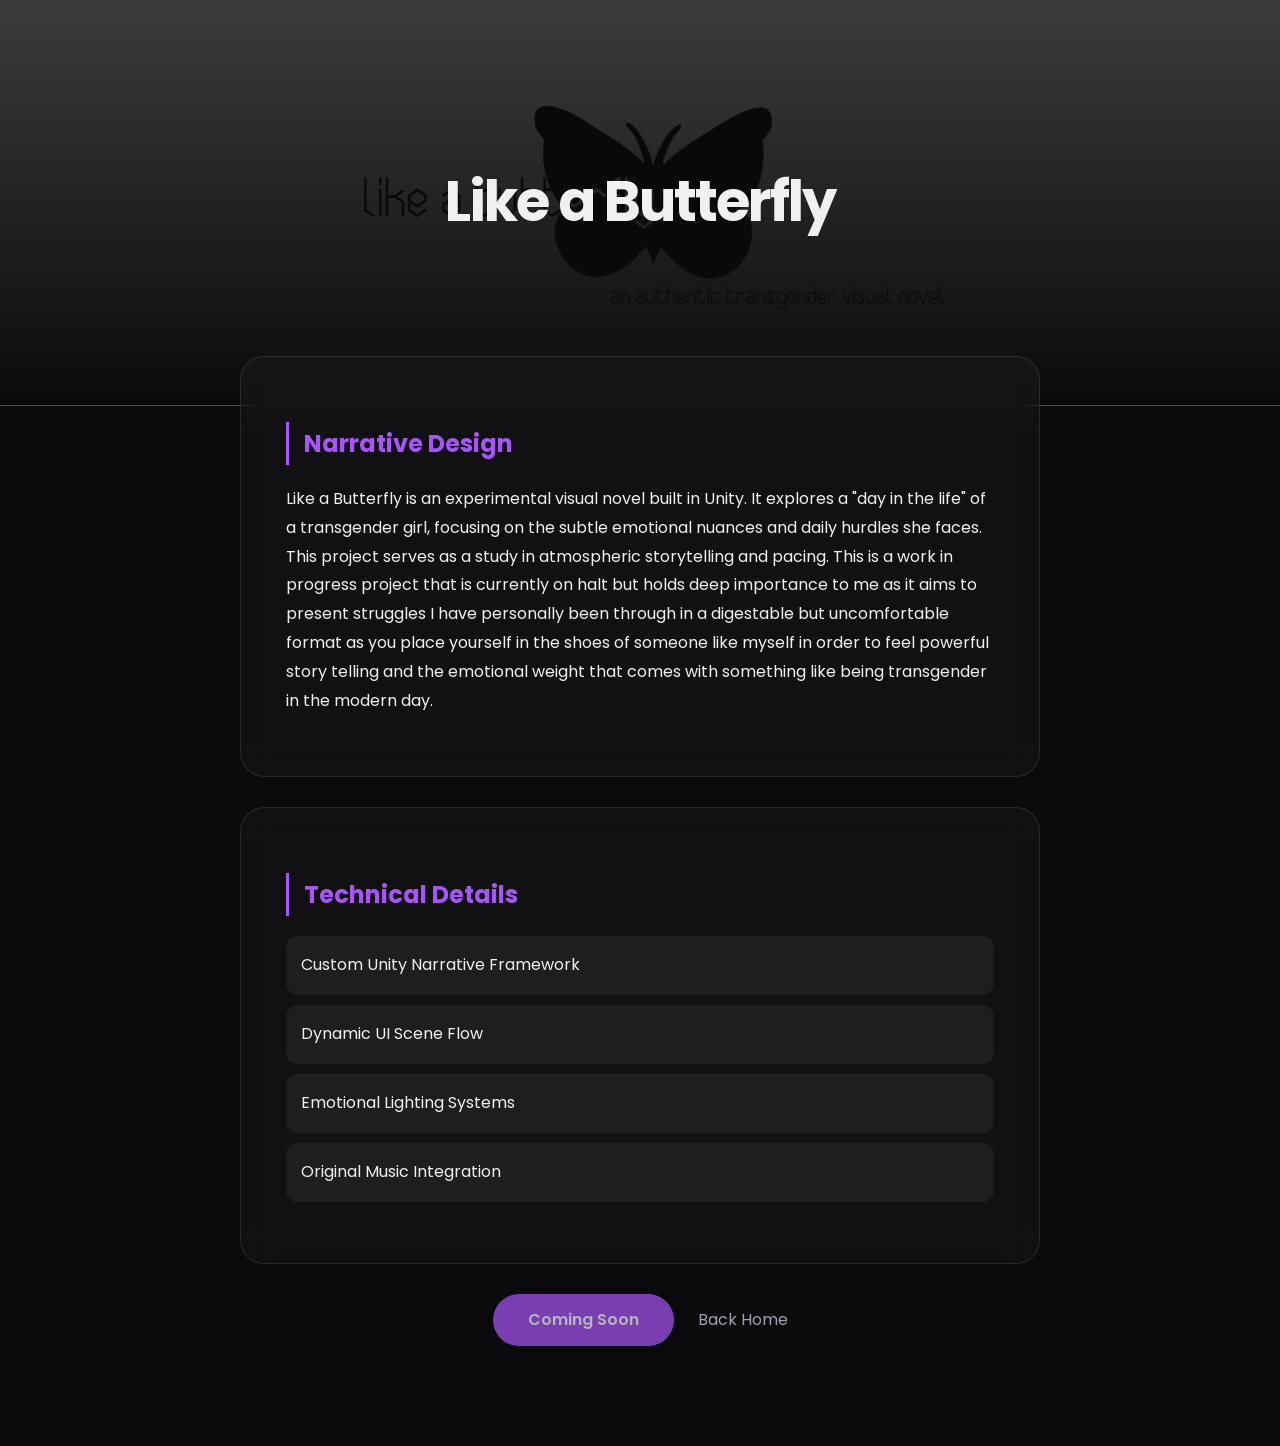
<file: project-butterfly.html>
<!DOCTYPE html>
<html lang="en">
<head>
<meta charset="UTF-8">
<meta name="viewport" content="width=device-width, initial-scale=1.0">
<title>Like a Butterfly | Project</title>
<link href="https://fonts.googleapis.com/css2?family=Poppins:wght@300;400;600&display=swap" rel="stylesheet">
<style>
:root { --bg: #0a0a0c; --card-bg: rgba(255, 255, 255, 0.03); --accent: #a855f7; --text-main: #f0f0f0; --text-dim: #a1a1aa; --glass-border: rgba(255, 255, 255, 0.1); }
body { font-family: 'Poppins', sans-serif; background: var(--bg); color: var(--text-main); margin: 0; line-height: 1.8; opacity: 0; animation: fadeIn 0.8s ease forwards; }
@keyframes fadeIn { to { opacity: 1; } }

header { 
    height: 45vh; display: flex; flex-direction: column; align-items: center; justify-content: center;
    background: linear-gradient(rgba(10,10,12,0.8), rgba(10,10,12,1)), url('LABANN2.png');
    background-size: cover; background-position: center; border-bottom: 1px solid var(--glass-border);
}
header h1 { font-size: 3.5rem; margin: 0; letter-spacing: -2px; }

.container { max-width: 800px; margin: -50px auto 100px; padding: 0 20px; }
section { background: var(--card-bg); border: 1px solid var(--glass-border); padding: 45px; border-radius: 24px; backdrop-filter: blur(15px); margin-bottom: 30px; }
h2 { color: var(--accent); font-size: 1.5rem; border-left: 3px solid var(--accent); padding-left: 15px; }

ul { padding: 0; list-style: none; }
ul li { background: rgba(255,255,255,0.05); padding: 15px; border-radius: 12px; margin-bottom: 10px; }

.btn { display: inline-block; padding: 12px 35px; background: var(--accent); color: white; border-radius: 30px; font-weight: 600; text-decoration: none; opacity: 0.7; cursor: not-allowed; }
</style>
</head>
<body>

<header>
    <h1>Like a Butterfly</h1>
</header>

<div class="container">
    <section>
        <h2>Narrative Design</h2>
        <p>Like a Butterfly is an experimental visual novel built in Unity. It explores a "day in the life" of a transgender girl, focusing on the subtle emotional nuances and daily hurdles she faces. This project serves as a study in atmospheric storytelling and pacing.
          This is a work in progress project that is currently on halt but holds deep importance to me as it aims to present struggles I have personally been through in a digestable but uncomfortable format as you place yourself in the shoes of someone like myself in order
          to feel powerful story telling and the emotional weight that comes with something like being transgender in the modern day.
        </p>
    </section>

    <section>
        <h2>Technical Details</h2>
        <ul>
            <li>Custom Unity Narrative Framework</li>
            <li>Dynamic UI Scene Flow</li>
            <li>Emotional Lighting Systems</li>
            <li>Original Music Integration</li>
        </ul>
    </section>

    <div style="text-align: center;">
        <span class="btn">Coming Soon</span>
        <a href="index.html" style="color: var(--text-dim); margin-left: 20px; text-decoration: none;">Back Home</a>
    </div>
</div>

</body>
</html>
</file>
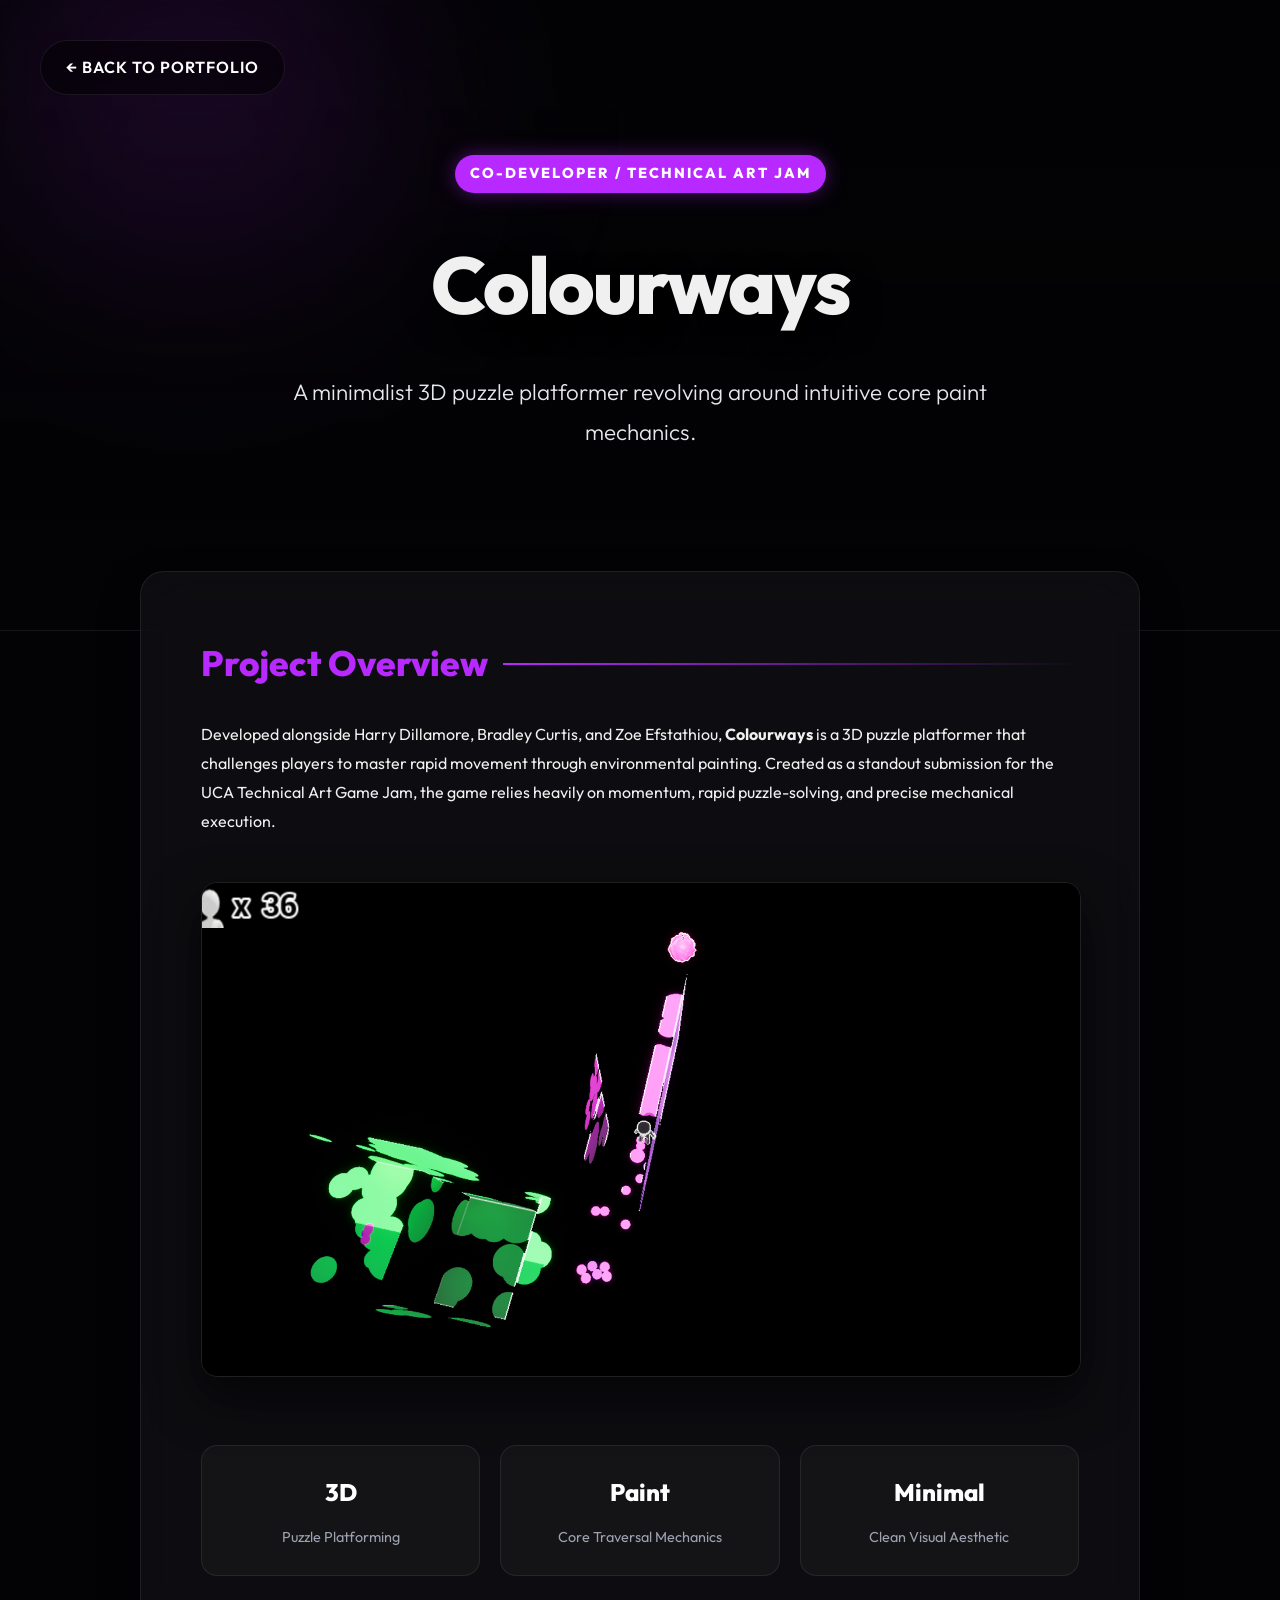
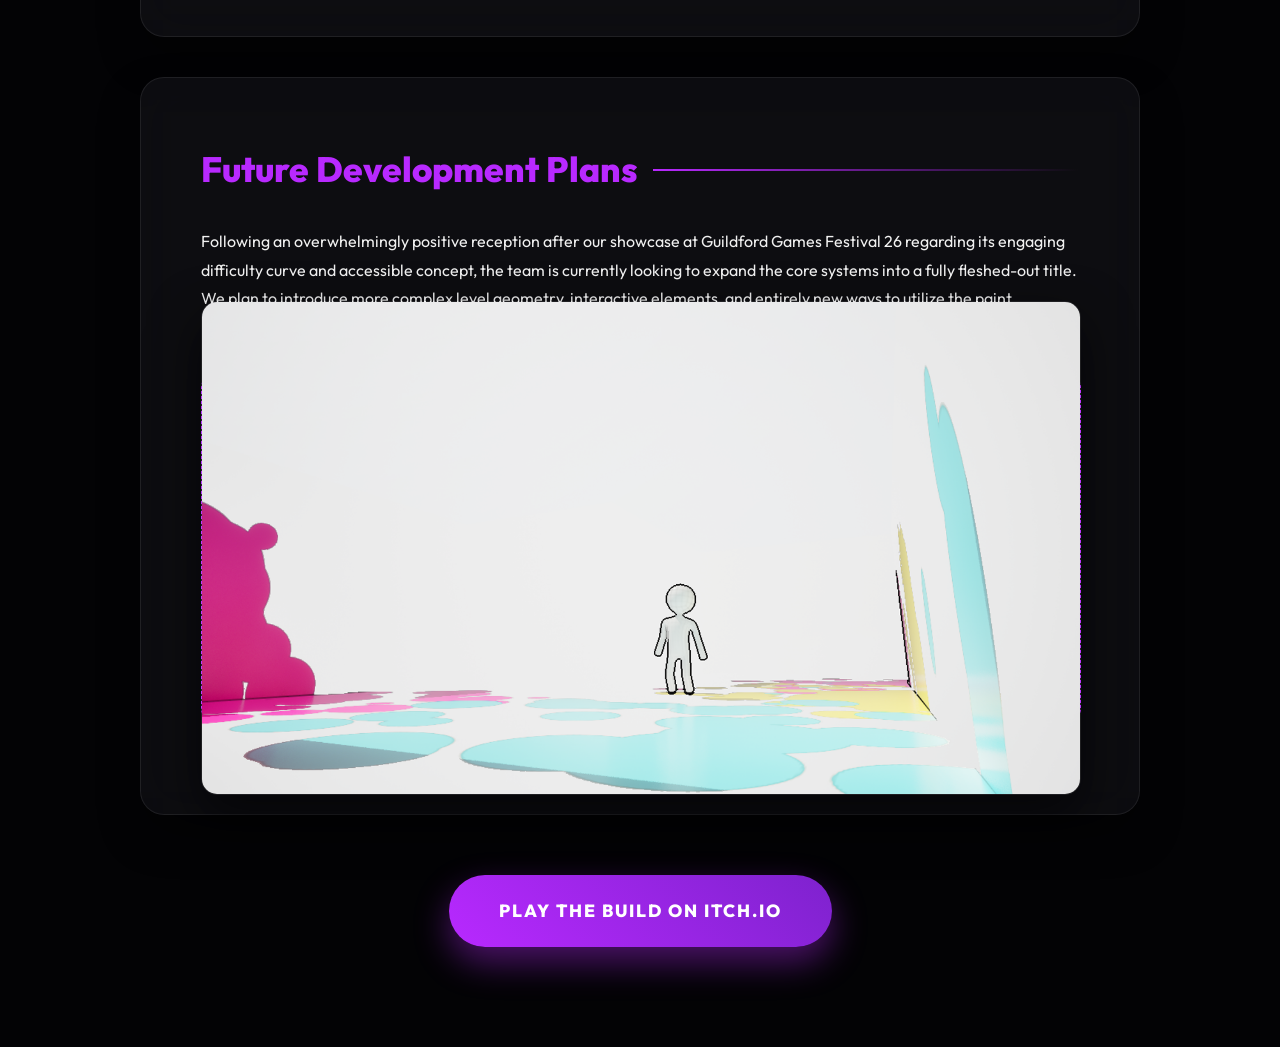
<file: project-colorways.html>
<!DOCTYPE html>
<html lang="en">
<head>
<meta charset="UTF-8">
<meta name="viewport" content="width=device-width, initial-scale=1.0">
<title>Colourways | Project</title>
<link href="https://fonts.googleapis.com/css2?family=Outfit:wght@300;400;600;800&family=Poppins:wght@300;400;600&display=swap" rel="stylesheet">
<style>
/* UNIFIED CSS FROM WITHIN TIME */
:root {
  --bg: #030305;
  --card-bg: rgba(20, 20, 25, 0.6);
  --accent: #b829ff;
  --accent-glow: rgba(184, 41, 255, 0.4);
  --text-main: #f0f0f0;
  --text-dim: #9ca3af;
  --glass-border: rgba(255, 255, 255, 0.08);
}

body {
  font-family: 'Outfit', sans-serif;
  margin:0; padding:0; background: var(--bg); color: var(--text-main); line-height: 1.8;
  opacity: 0; animation: fadeIn 0.8s ease forwards;
}
body::before {
  content: ''; position: fixed; top: -10%; left: -10%; width: 50%; height: 50%;
  background: radial-gradient(circle, var(--accent-glow) 0%, transparent 70%); z-index: -1; filter: blur(100px);
}
@keyframes fadeIn { to { opacity: 1; } }

/* Cinematic Header */
header {
  height: 70vh; display: flex; flex-direction: column; align-items: center; justify-content: center;
  /* Add a screenshot from the game as the background URL here */
  background: linear-gradient(to bottom, rgba(3,3,5,0.4), rgba(3,3,5,1)), url('https://img.itch.zone/aW1nLzE1MDU2Mjc1LnBuZw==/original/H3eQ7V.png');
  background-size: cover; background-position: center; border-bottom: 1px solid var(--glass-border); text-align: center; position: relative;
}
.role-badge { background: var(--accent); color: #fff; padding: 6px 15px; border-radius: 20px; font-weight: 800; font-size: 0.9rem; letter-spacing: 2px; text-transform: uppercase; margin-bottom: 20px; box-shadow: 0 0 20px var(--accent-glow); }
header h1 { font-size: 5rem; font-weight: 800; margin: 0; letter-spacing: -2px; text-shadow: 0 10px 30px rgba(0,0,0,0.8); }
header p.subtitle { font-size: 1.4rem; font-weight: 300; color: #e5e7eb; max-width: 800px; margin-top: 15px; }

.back-btn {
  position: absolute; top: 40px; left: 40px; background: rgba(0,0,0,0.5); backdrop-filter: blur(10px);
  border: 1px solid var(--glass-border); padding: 12px 25px; border-radius: 30px; font-weight: 600; text-transform: uppercase; letter-spacing: 1px; transition: 0.3s; color: #fff; text-decoration: none; z-index: 10;
}
.back-btn:hover { background: #fff; color: #000; transform: translateX(-5px); }

.container { max-width: 1000px; margin: -60px auto 100px; padding: 0 20px; position: relative; z-index: 2; }
section { background: var(--card-bg); border: 1px solid var(--glass-border); padding: 60px; border-radius: 24px; backdrop-filter: blur(25px); margin-bottom: 40px; box-shadow: 0 20px 40px rgba(0,0,0,0.4); }
h2 { color: var(--accent); font-size: 2.2rem; font-weight: 800; margin-top: 0; margin-bottom: 25px; display: flex; align-items: center; gap: 15px; }
h2::after { content: ''; height: 2px; flex-grow: 1; background: linear-gradient(90deg, var(--accent), transparent); }

.project-image { width: 100%; border-radius: 16px; margin: 30px 0; border: 1px solid var(--glass-border); box-shadow: 0 20px 50px rgba(0,0,0,0.6); }

/* Feature Grid */
.feature-grid { display: grid; grid-template-columns: repeat(3, 1fr); gap: 20px; margin-top: 30px; }
.feature-box { background: rgba(255,255,255,0.03); padding: 25px; border-radius: 16px; border: 1px solid var(--glass-border); text-align: center; transition: 0.3s; }
.feature-box:hover { transform: translateY(-5px); border-color: var(--accent); background: rgba(184,41,255,0.05); }
.feature-box h3 { color: #fff; font-size: 1.5rem; margin: 0 0 10px; font-weight: 800; }
.feature-box p { color: var(--text-dim); margin: 0; font-size: 0.9rem; }

.footer-actions { text-align: center; margin-top: 60px; }
.btn-steam { display: inline-block; padding: 20px 50px; background: linear-gradient(45deg, var(--accent), #7e22ce); color: white; border-radius: 40px; font-weight: 800; font-size: 1.1rem; text-decoration: none; text-transform: uppercase; letter-spacing: 2px; transition: 0.4s; box-shadow: 0 15px 35px var(--accent-glow); }
.btn-steam:hover { transform: translateY(-5px) scale(1.02); box-shadow: 0 20px 45px var(--accent-glow); }
</style>
</head>
<body>

<header>
    <a href="index.html" class="back-btn">← Back to Portfolio</a>
    <div class="role-badge">Co-Developer / Technical Art Jam</div>
    <h1>Colourways</h1>
    <p class="subtitle">A minimalist 3D puzzle platformer revolving around intuitive core paint mechanics.</p>
</header>

<div class="container">
    <section>
        <h2>Project Overview</h2>
        <p>Developed alongside Harry Dillamore, Bradley Curtis, and Zoe Efstathiou, <strong>Colourways</strong> is a 3D puzzle platformer that challenges players to master rapid movement through environmental painting. Created as a standout submission for the UCA Technical Art Game Jam, the game relies heavily on momentum, rapid puzzle-solving, and precise mechanical execution.</p>
        
        <img src="cwah2.png" alt="Colourways Gameplay" class="project-image">
        
        <div class="feature-grid">
            <div class="feature-box"><h3>3D</h3><p>Puzzle Platforming</p></div>
            <div class="feature-box"><h3>Paint</h3><p>Core Traversal Mechanics</p></div>
            <div class="feature-box"><h3>Minimal</h3><p>Clean Visual Aesthetic</p></div>
        </div>
    </section>

    <section>
        <h2>Future Development Plans</h2>
        <p>Following an overwhelmingly positive reception after our showcase at Guildford Games Festival 26 regarding its engaging difficulty curve and accessible concept, the team is currently looking to expand the core systems into a fully fleshed-out title. We plan to introduce more complex level geometry, interactive elements, and entirely new ways to utilize the paint mechanics in 3D space.</p>
        
        <div style="width: 100%; height: 350px; background: rgba(255,255,255,0.05); border-radius: 16px; margin: 30px 0; border: 1px dashed var(--accent); display: flex; align-items: center; justify-content: center; color: var(--text-dim);">
            <img src="cwah3.png" alt="Colourways Gameplay" class="project-image">
        </div>
    </section>

    <div class="footer-actions">
        <a href="https://harry-dillamore.itch.io/colorways" target="_blank" class="btn-steam">Play the Build on Itch.io</a>
    </div>
</div>

</body>
</html>
</file>
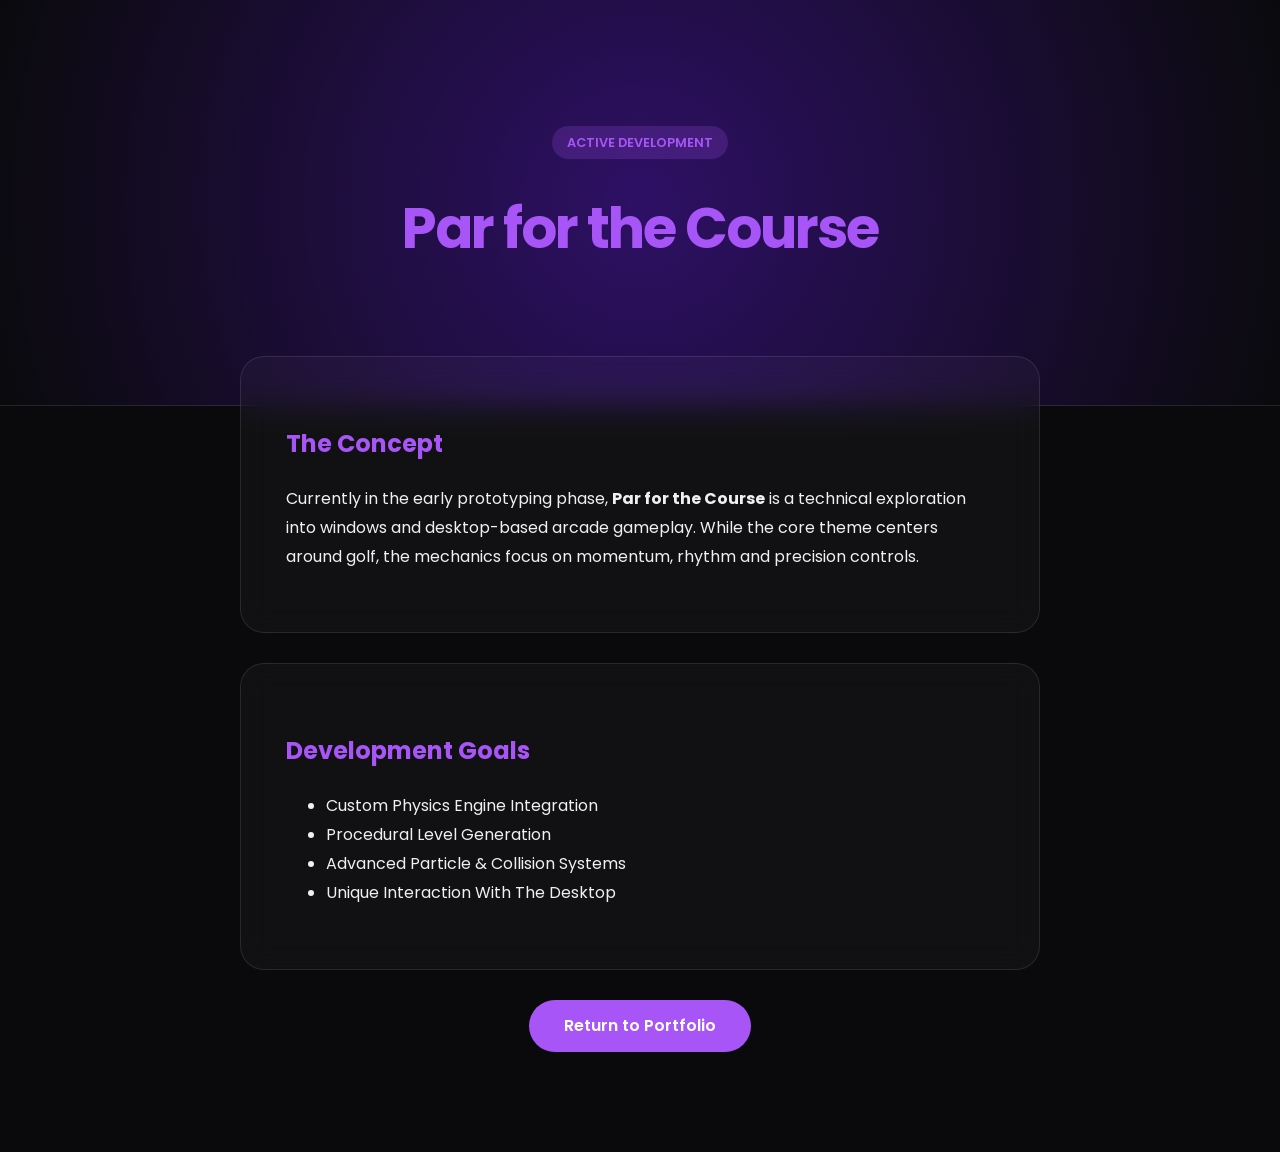
<file: project-par.html>
<!DOCTYPE html>
<html lang="en">
<head>
<meta charset="UTF-8">
<meta name="viewport" content="width=device-width, initial-scale=1.0">
<title>Par for the Course | Project</title>
<link href="https://fonts.googleapis.com/css2?family=Poppins:wght@300;400;600&display=swap" rel="stylesheet">
<style>
:root { --bg: #0a0a0c; --card-bg: rgba(255, 255, 255, 0.03); --accent: #a855f7; --text-main: #f0f0f0; --text-dim: #a1a1aa; --glass-border: rgba(255, 255, 255, 0.1); }
body { font-family: 'Poppins', sans-serif; background: var(--bg); color: var(--text-main); margin: 0; line-height: 1.8; opacity: 0; animation: fadeIn 0.8s ease forwards; }
@keyframes fadeIn { to { opacity: 1; } }

header { 
    height: 45vh; display: flex; flex-direction: column; align-items: center; justify-content: center;
    background: radial-gradient(circle at center, #2e1065 0%, #0a0a0c 100%);
    border-bottom: 1px solid var(--glass-border);
}
header h1 { font-size: 3.5rem; margin: 0; letter-spacing: -2px; color: var(--accent); }

.container { max-width: 800px; margin: -50px auto 100px; padding: 0 20px; }
section { background: var(--card-bg); border: 1px solid var(--glass-border); padding: 45px; border-radius: 24px; backdrop-filter: blur(15px); margin-bottom: 30px; }
h2 { color: var(--accent); font-size: 1.5rem; }

.status-tag { display: inline-block; padding: 5px 15px; background: rgba(168, 85, 247, 0.2); color: var(--accent); border-radius: 20px; font-size: 0.8rem; font-weight: 600; margin-bottom: 20px; }
</style>
</head>
<body>

<header>
    <div class="status-tag">ACTIVE DEVELOPMENT</div>
    <h1>Par for the Course</h1>
</header>

<div class="container">
    <section>
        <h2>The Concept</h2>
        <p>Currently in the early prototyping phase, <strong>Par for the Course</strong> is a technical exploration into windows and desktop-based arcade gameplay. While the core theme centers around golf, the mechanics focus on momentum, rhythm and precision controls.</p>
    </section>

    <section>
        <h2>Development Goals</h2>
        <ul>
            <li>Custom Physics Engine Integration</li>
            <li>Procedural Level Generation</li>
            <li>Advanced Particle & Collision Systems</li>
            <li>Unique Interaction With The Desktop</li>
        </ul>
    </section>

    <div style="text-align: center;">
        <a href="index.html" style="display: inline-block; padding: 12px 35px; background: var(--accent); color: white; border-radius: 30px; font-weight: 600; text-decoration: none;">Return to Portfolio</a>
    </div>
</div>

</body>
</html>
</file>
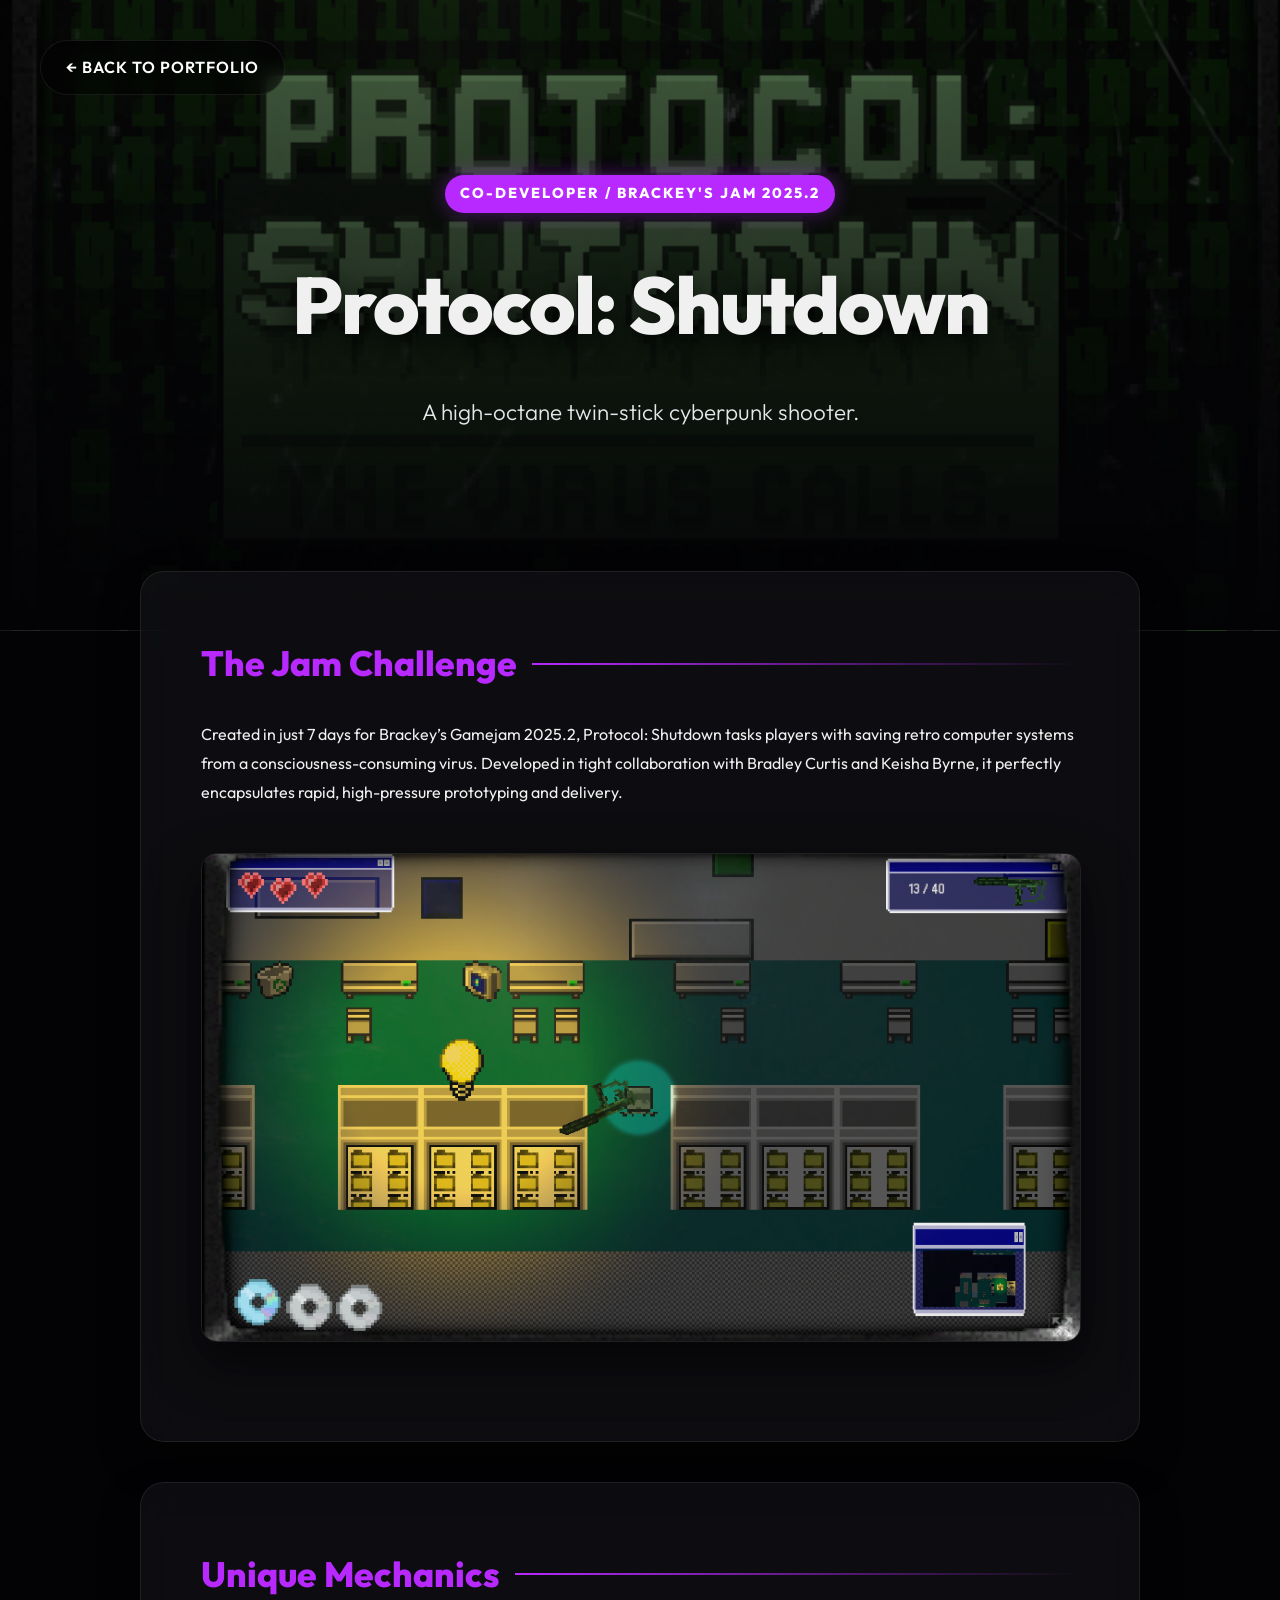
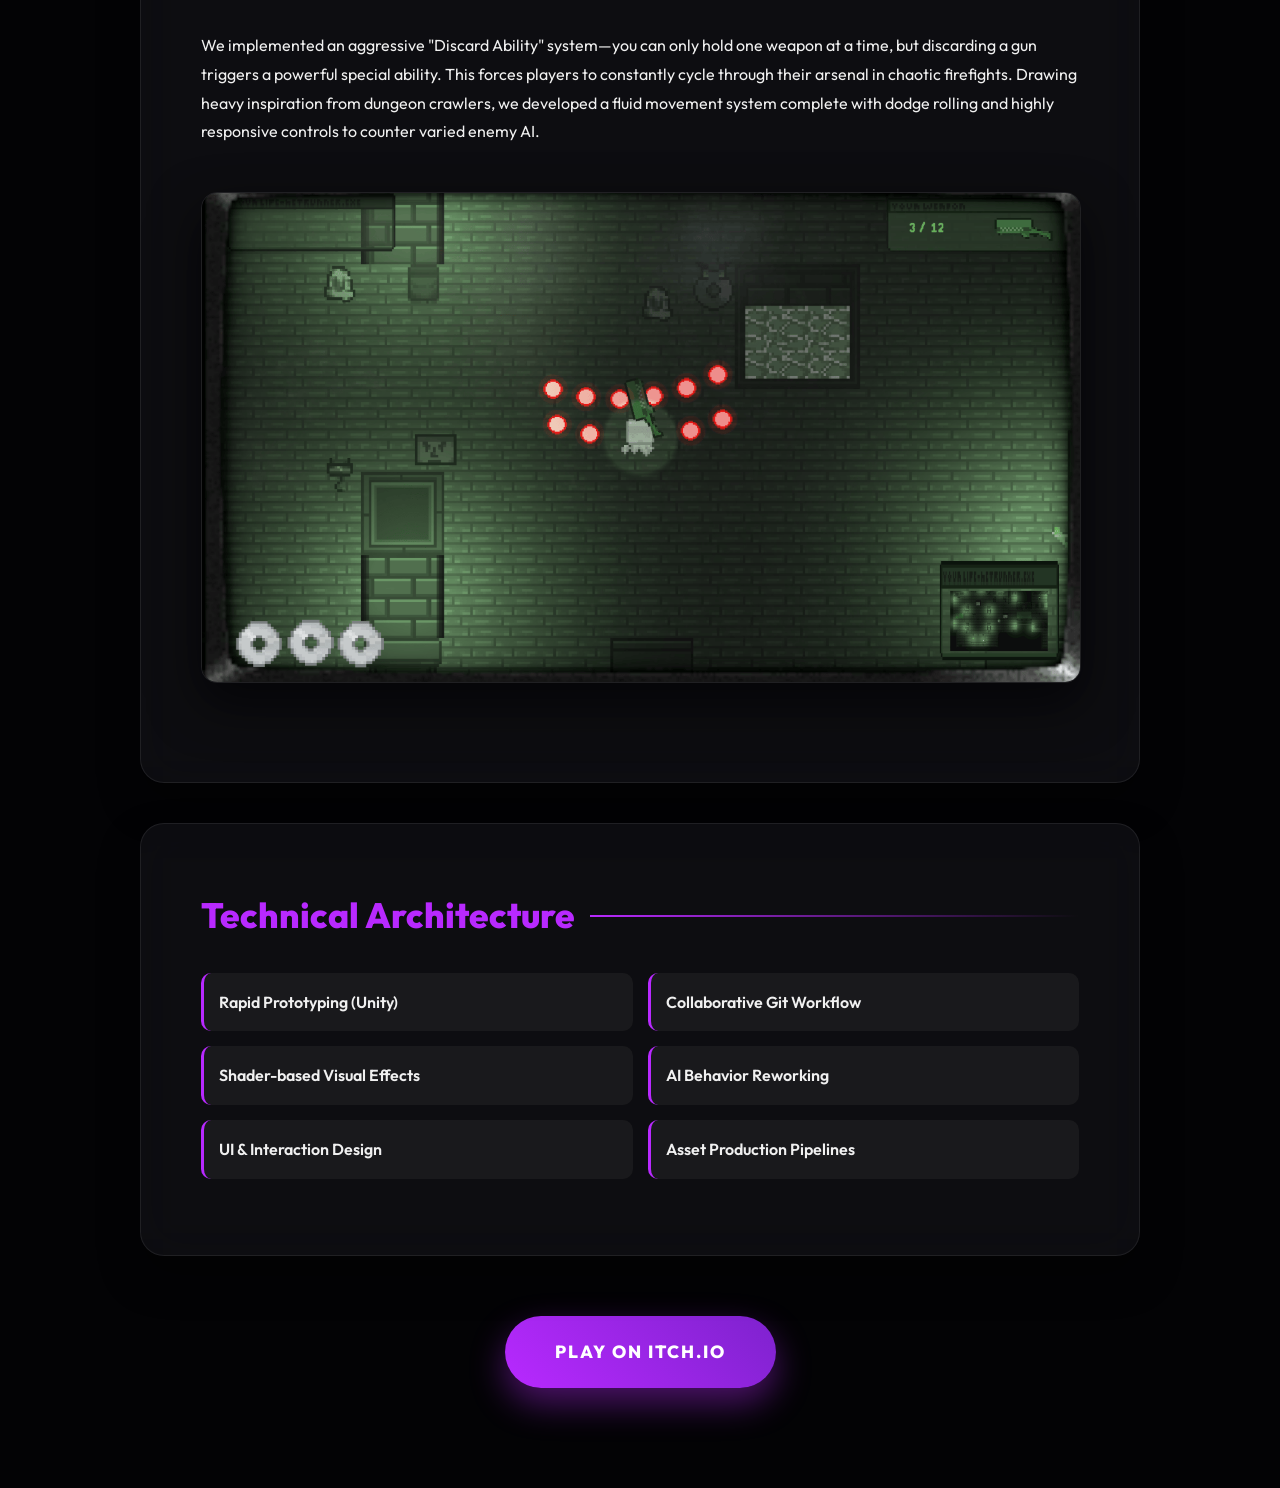
<file: project-protocol.html>
<!DOCTYPE html>
<html lang="en">
<head>
<meta charset="UTF-8">
<meta name="viewport" content="width=device-width, initial-scale=1.0">
<title>Protocol: Shutdown | Project</title>
<link href="https://fonts.googleapis.com/css2?family=Outfit:wght@300;400;600;800&family=Poppins:wght@300;400;600&display=swap" rel="stylesheet">
<style>
/* UNIFIED CSS FROM WITHIN TIME */
:root {
  --bg: #030305;
  --card-bg: rgba(20, 20, 25, 0.6);
  --accent: #b829ff;
  --accent-glow: rgba(184, 41, 255, 0.4);
  --text-main: #f0f0f0;
  --text-dim: #9ca3af;
  --glass-border: rgba(255, 255, 255, 0.08);
}

body {
  font-family: 'Outfit', sans-serif;
  margin:0; padding:0; background: var(--bg); color: var(--text-main); line-height: 1.8;
  opacity: 0; animation: fadeIn 0.8s ease forwards;
}
body::before {
  content: ''; position: fixed; top: -10%; left: -10%; width: 50%; height: 50%;
  background: radial-gradient(circle, var(--accent-glow) 0%, transparent 70%); z-index: -1; filter: blur(100px);
}
@keyframes fadeIn { to { opacity: 1; } }

/* Cinematic Header */
header {
  height: 70vh; display: flex; flex-direction: column; align-items: center; justify-content: center;
  background: linear-gradient(to bottom, rgba(3,3,5,0.4), rgba(3,3,5,1)), url('coverart2.png');
  background-size: cover; background-position: center; border-bottom: 1px solid var(--glass-border); text-align: center; position: relative;
}
.role-badge { background: var(--accent); color: #fff; padding: 6px 15px; border-radius: 20px; font-weight: 800; font-size: 0.9rem; letter-spacing: 2px; text-transform: uppercase; margin-bottom: 20px; box-shadow: 0 0 20px var(--accent-glow); }
header h1 { font-size: 5rem; font-weight: 800; margin: 0; letter-spacing: -2px; text-shadow: 0 10px 30px rgba(0,0,0,0.8); }
header p.subtitle { font-size: 1.4rem; font-weight: 300; color: #e5e7eb; max-width: 800px; margin-top: 15px; }

.back-btn {
  position: absolute; top: 40px; left: 40px; background: rgba(0,0,0,0.5); backdrop-filter: blur(10px);
  border: 1px solid var(--glass-border); padding: 12px 25px; border-radius: 30px; font-weight: 600; text-transform: uppercase; letter-spacing: 1px; transition: 0.3s; color: #fff; text-decoration: none; z-index: 10;
}
.back-btn:hover { background: #fff; color: #000; transform: translateX(-5px); }

.container { max-width: 1000px; margin: -60px auto 100px; padding: 0 20px; position: relative; z-index: 2; }
section { background: var(--card-bg); border: 1px solid var(--glass-border); padding: 60px; border-radius: 24px; backdrop-filter: blur(25px); margin-bottom: 40px; box-shadow: 0 20px 40px rgba(0,0,0,0.4); }
h2 { color: var(--accent); font-size: 2.2rem; font-weight: 800; margin-top: 0; margin-bottom: 25px; display: flex; align-items: center; gap: 15px; }
h2::after { content: ''; height: 2px; flex-grow: 1; background: linear-gradient(90deg, var(--accent), transparent); }

.project-image { width: 100%; border-radius: 16px; margin: 30px 0; border: 1px solid var(--glass-border); box-shadow: 0 20px 50px rgba(0,0,0,0.6); }

/* Unified list for features */
ul { padding: 0; list-style: none; display: grid; grid-template-columns: 1fr 1fr; gap: 15px; }
ul li { background: rgba(255,255,255,0.05); padding: 15px; border-radius: 10px; border-left: 3px solid var(--accent); font-weight: 600; }

.footer-actions { text-align: center; margin-top: 60px; }
.btn-steam { display: inline-block; padding: 20px 50px; background: linear-gradient(45deg, var(--accent), #7e22ce); color: white; border-radius: 40px; font-weight: 800; font-size: 1.1rem; text-decoration: none; text-transform: uppercase; letter-spacing: 2px; transition: 0.4s; box-shadow: 0 15px 35px var(--accent-glow); }
.btn-steam:hover { transform: translateY(-5px) scale(1.02); box-shadow: 0 20px 45px var(--accent-glow); }
</style>
</head>
<body>

<header>
    <a href="index.html" class="back-btn">← Back to Portfolio</a>
    <div class="role-badge">Co-Developer / Brackey's Jam 2025.2</div>
    <h1>Protocol: Shutdown</h1>
    <p class="subtitle">A high-octane twin-stick cyberpunk shooter.</p>
</header>

<div class="container">
    <section>
        <h2>The Jam Challenge</h2>
        <p>Created in just 7 days for Brackey’s Gamejam 2025.2, Protocol: Shutdown tasks players with saving retro computer systems from a consciousness-consuming virus. Developed in tight collaboration with Bradley Curtis and Keisha Byrne, it perfectly encapsulates rapid, high-pressure prototyping and delivery.</p>
        <img src="pshutdownimage1.png" alt="Action" class="project-image">
    </section>

    <section>
        <h2>Unique Mechanics</h2>
        <p>We implemented an aggressive "Discard Ability" system—you can only hold one weapon at a time, but discarding a gun triggers a powerful special ability. This forces players to constantly cycle through their arsenal in chaotic firefights. Drawing heavy inspiration from dungeon crawlers, we developed a fluid movement system complete with dodge rolling and highly responsive controls to counter varied enemy AI.</p>
        <img src="pshutdownimage2.png" alt="Boss Fight" class="project-image">
    </section>

    <section>
        <h2>Technical Architecture</h2>
        <ul>
            <li>Rapid Prototyping (Unity)</li>
            <li>Collaborative Git Workflow</li>
            <li>Shader-based Visual Effects</li>
            <li>AI Behavior Reworking</li>
            <li>UI & Interaction Design</li>
            <li>Asset Production Pipelines</li>
        </ul>
    </section>

    <div class="footer-actions">
        <a href="https://bradleycurtis.itch.io/protocolshutdown" target="_blank" class="btn-steam">Play on Itch.io</a>
    </div>
</div>

</body>
</html>
</file>
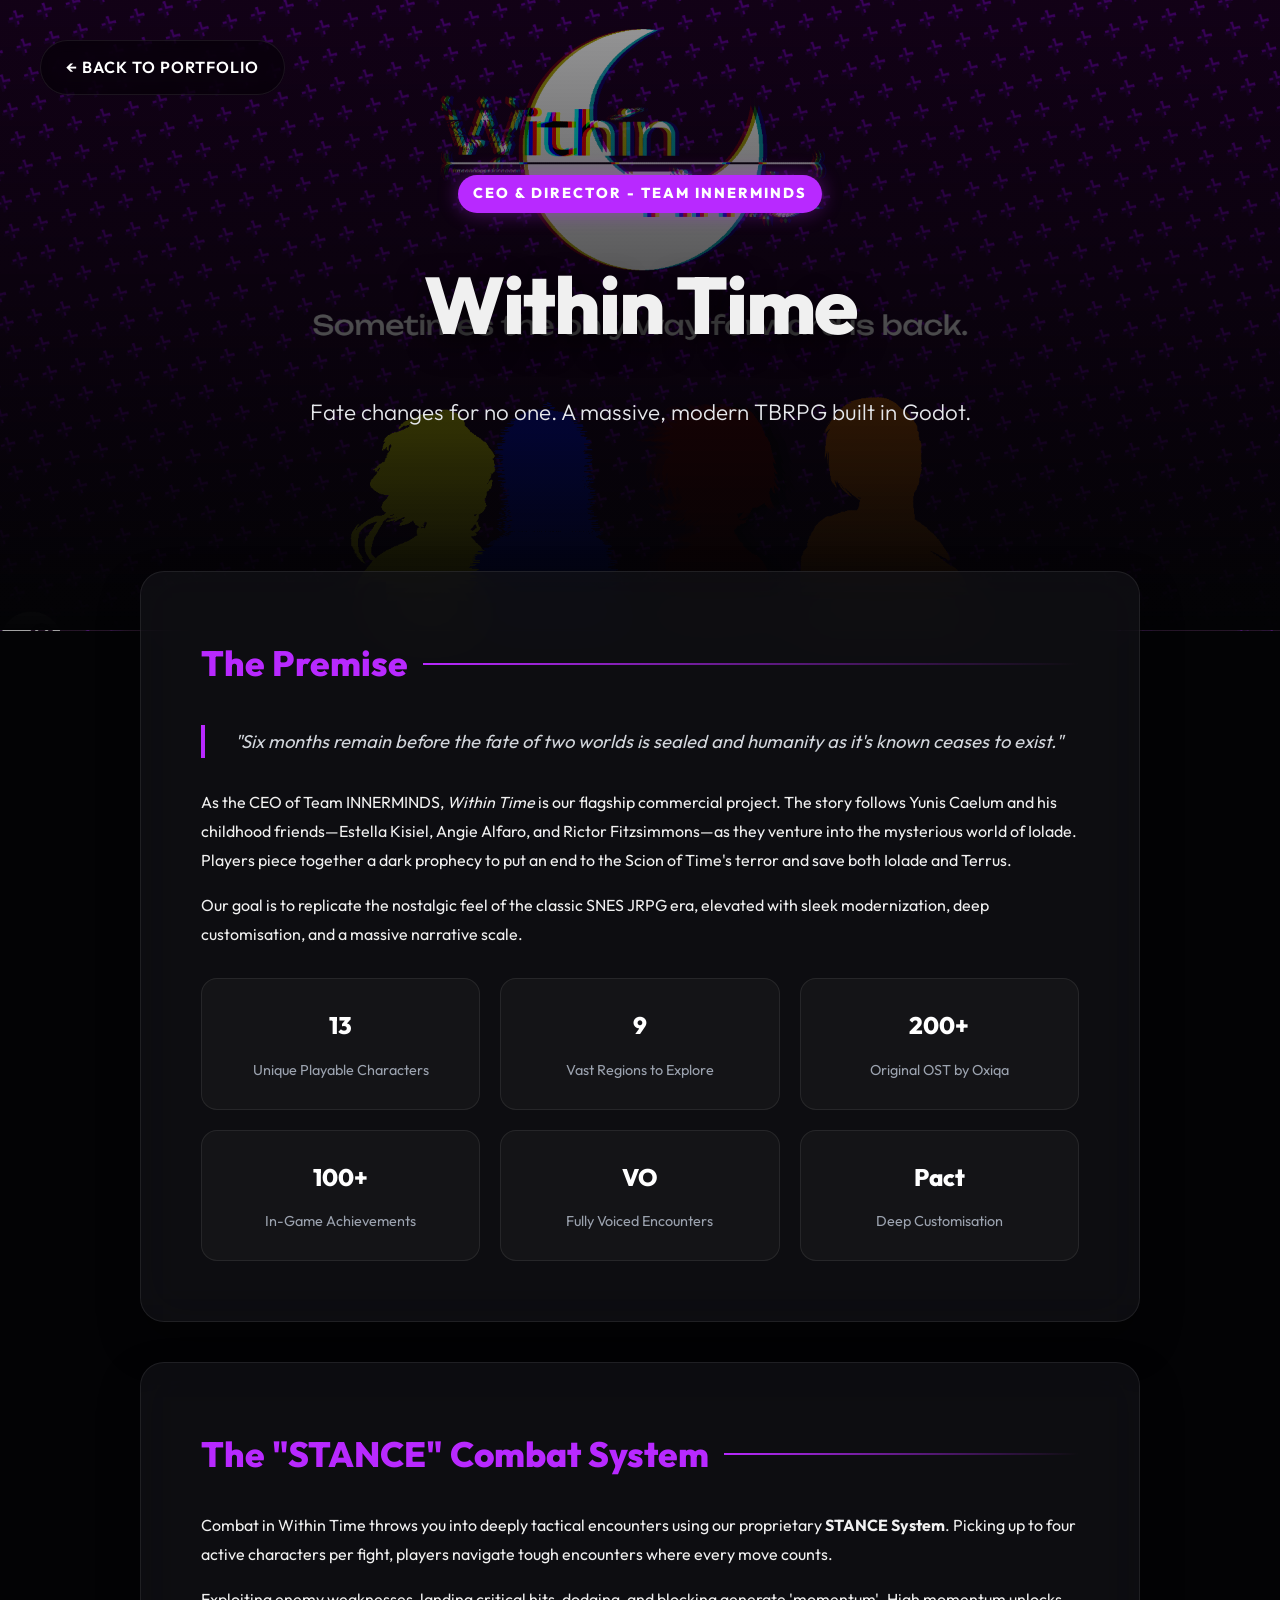
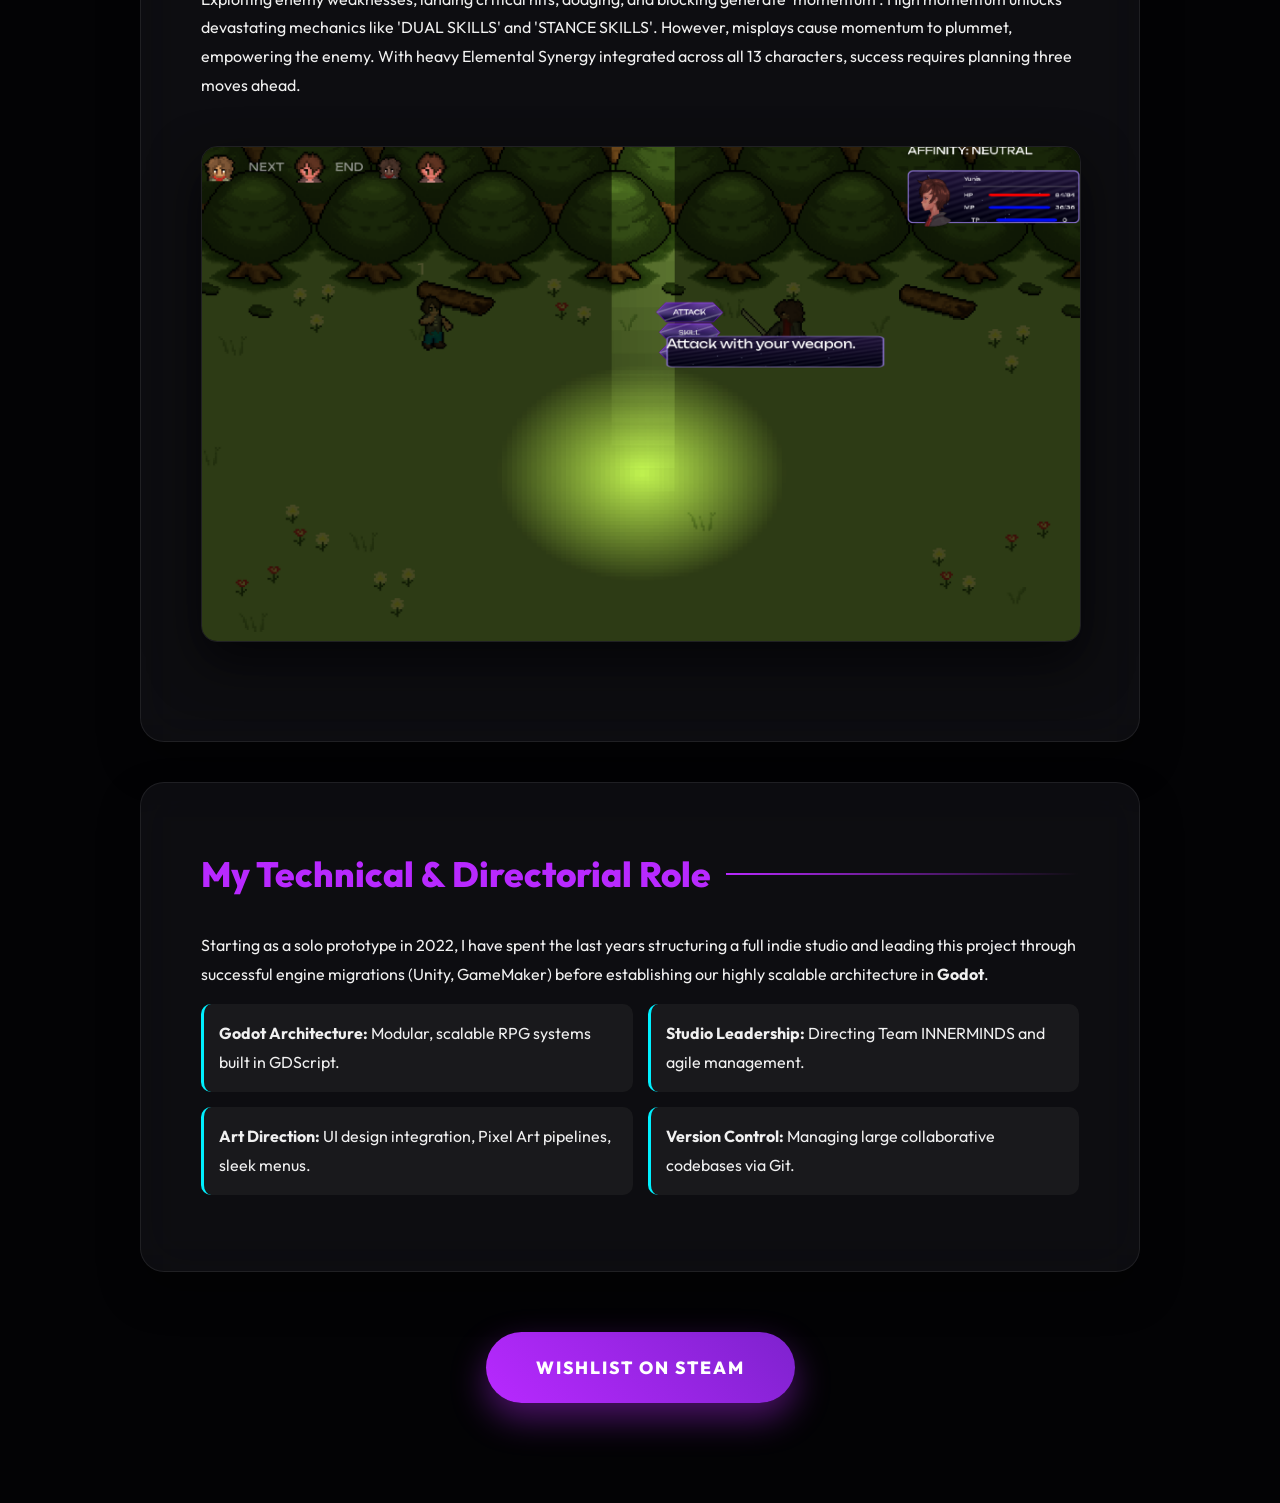
<file: project-within-time.html>
<!DOCTYPE html>
<html lang="en">
<head>
<meta charset="UTF-8">
<meta name="viewport" content="width=device-width, initial-scale=1.0">
<title>Within Time | Team INNERMINDS</title>
<link href="https://fonts.googleapis.com/css2?family=Outfit:wght@300;400;600;800&family=Poppins:wght@300;400;600&display=swap" rel="stylesheet">
<style>
:root {
  --bg: #030305;
  --card-bg: rgba(20, 20, 25, 0.6);
  --accent: #b829ff;
  --accent-glow: rgba(184, 41, 255, 0.4);
  --text-main: #f0f0f0;
  --text-dim: #9ca3af;
  --glass-border: rgba(255, 255, 255, 0.08);
}

body {
  font-family: 'Outfit', sans-serif;
  margin:0; padding:0; background: var(--bg); color: var(--text-main); line-height: 1.8;
  opacity: 0; animation: fadeIn 0.8s ease forwards;
}
body::before {
  content: ''; position: fixed; top: -10%; left: -10%; width: 50%; height: 50%;
  background: radial-gradient(circle, var(--accent-glow) 0%, transparent 70%); z-index: -1; filter: blur(100px);
}
@keyframes fadeIn { to { opacity: 1; } }

/* Cinematic Header */
header {
  height: 70vh; display: flex; flex-direction: column; align-items: center; justify-content: center;
  background: linear-gradient(to bottom, rgba(3,3,5,0.4), rgba(3,3,5,1)), url('timeforanewera.png');
  background-size: cover; background-position: center; border-bottom: 1px solid var(--glass-border); text-align: center; position: relative;
}
.role-badge { background: var(--accent); color: #fff; padding: 6px 15px; border-radius: 20px; font-weight: 800; font-size: 0.9rem; letter-spacing: 2px; text-transform: uppercase; margin-bottom: 20px; box-shadow: 0 0 20px var(--accent-glow); }
header h1 { font-size: 5rem; font-weight: 800; margin: 0; letter-spacing: -2px; text-shadow: 0 10px 30px rgba(0,0,0,0.8); }
header p.subtitle { font-size: 1.4rem; font-weight: 300; color: #e5e7eb; max-width: 800px; margin-top: 15px; }

.back-btn {
  position: absolute; top: 40px; left: 40px; background: rgba(0,0,0,0.5); backdrop-filter: blur(10px);
  border: 1px solid var(--glass-border); padding: 12px 25px; border-radius: 30px; font-weight: 600; text-transform: uppercase; letter-spacing: 1px; transition: 0.3s; color: #fff; text-decoration: none; z-index: 10;
}
.back-btn:hover { background: #fff; color: #000; transform: translateX(-5px); }

.container { max-width: 1000px; margin: -60px auto 100px; padding: 0 20px; position: relative; z-index: 2; }
section { background: var(--card-bg); border: 1px solid var(--glass-border); padding: 60px; border-radius: 24px; backdrop-filter: blur(25px); margin-bottom: 40px; box-shadow: 0 20px 40px rgba(0,0,0,0.4); }
h2 { color: var(--accent); font-size: 2.2rem; font-weight: 800; margin-top: 0; margin-bottom: 25px; display: flex; align-items: center; gap: 15px; }
h2::after { content: ''; height: 2px; flex-grow: 1; background: linear-gradient(90deg, var(--accent), transparent); }

.project-image { width: 100%; border-radius: 16px; margin: 30px 0; border: 1px solid var(--glass-border); box-shadow: 0 20px 50px rgba(0,0,0,0.6); }

/* Feature Grid extracted from website */
.feature-grid { display: grid; grid-template-columns: repeat(3, 1fr); gap: 20px; margin-top: 30px; }
.feature-box { background: rgba(255,255,255,0.03); padding: 25px; border-radius: 16px; border: 1px solid var(--glass-border); text-align: center; transition: 0.3s; }
.feature-box:hover { transform: translateY(-5px); border-color: var(--accent); background: rgba(184,41,255,0.05); }
.feature-box h3 { color: #fff; font-size: 1.5rem; margin: 0 0 10px; font-weight: 800; }
.feature-box p { color: var(--text-dim); margin: 0; font-size: 0.9rem; }

.story-box { border-left: 4px solid var(--accent); padding-left: 30px; margin: 30px 0; }
.story-box p { font-size: 1.15rem; font-style: italic; color: #d1d5db; }

.footer-actions { text-align: center; margin-top: 60px; }
.btn-steam { display: inline-block; padding: 20px 50px; background: linear-gradient(45deg, var(--accent), #7e22ce); color: white; border-radius: 40px; font-weight: 800; font-size: 1.1rem; text-decoration: none; text-transform: uppercase; letter-spacing: 2px; transition: 0.4s; box-shadow: 0 15px 35px var(--accent-glow); }
.btn-steam:hover { transform: translateY(-5px) scale(1.02); box-shadow: 0 20px 45px var(--accent-glow); }
</style>
</head>
<body>

<header>
    <a href="index.html" class="back-btn">← Back to Portfolio</a>
    <div class="role-badge">CEO & Director - Team INNERMINDS</div>
    <h1>Within Time</h1>
    <p class="subtitle">Fate changes for no one. A massive, modern TBRPG built in Godot.</p>
</header>

<div class="container">
    <section>
        <h2>The Premise</h2>
        <div class="story-box">
            <p>"Six months remain before the fate of two worlds is sealed and humanity as it's known ceases to exist."</p>
        </div>
        <p>As the CEO of Team INNERMINDS, <em>Within Time</em> is our flagship commercial project. The story follows Yunis Caelum and his childhood friends—Estella Kisiel, Angie Alfaro, and Rictor Fitzsimmons—as they venture into the mysterious world of Iolade. Players piece together a dark prophecy to put an end to the Scion of Time's terror and save both Iolade and Terrus.</p>
        <p>Our goal is to replicate the nostalgic feel of the classic SNES JRPG era, elevated with sleek modernization, deep customisation, and a massive narrative scale.</p>
        
        <div class="feature-grid">
            <div class="feature-box"><h3>13</h3><p>Unique Playable Characters</p></div>
            <div class="feature-box"><h3>9</h3><p>Vast Regions to Explore</p></div>
            <div class="feature-box"><h3>200+</h3><p>Original OST by Oxiqa</p></div>
            <div class="feature-box"><h3>100+</h3><p>In-Game Achievements</p></div>
            <div class="feature-box"><h3>VO</h3><p>Fully Voiced Encounters</p></div>
            <div class="feature-box"><h3>Pact</h3><p>Deep Customisation</p></div>
        </div>
    </section>

    <section>
        <h2>The "STANCE" Combat System</h2>
        <p>Combat in Within Time throws you into deeply tactical encounters using our proprietary <strong>STANCE System</strong>. Picking up to four active characters per fight, players navigate tough encounters where every move counts.</p>
        <p>Exploiting enemy weaknesses, landing critical hits, dodging, and blocking generate 'momentum'. High momentum unlocks devastating mechanics like 'DUAL SKILLS' and 'STANCE SKILLS'. However, misplays cause momentum to plummet, empowering the enemy. With heavy Elemental Synergy integrated across all 13 characters, success requires planning three moves ahead.</p>
        <img src="SW2.png" alt="Stance Combat in Action" class="project-image">
    </section>

    <section>
        <h2>My Technical & Directorial Role</h2>
        <p>Starting as a solo prototype in 2022, I have spent the last years structuring a full indie studio and leading this project through successful engine migrations (Unity, GameMaker) before establishing our highly scalable architecture in <strong>Godot</strong>.</p>
        <ul style="display: grid; grid-template-columns: 1fr 1fr; gap: 15px; list-style: none; padding: 0;">
            <li style="background: rgba(255,255,255,0.05); padding: 15px; border-radius: 10px; border-left: 3px solid #00f0ff;"><strong>Godot Architecture:</strong> Modular, scalable RPG systems built in GDScript.</li>
            <li style="background: rgba(255,255,255,0.05); padding: 15px; border-radius: 10px; border-left: 3px solid #00f0ff;"><strong>Studio Leadership:</strong> Directing Team INNERMINDS and agile management.</li>
            <li style="background: rgba(255,255,255,0.05); padding: 15px; border-radius: 10px; border-left: 3px solid #00f0ff;"><strong>Art Direction:</strong> UI design integration, Pixel Art pipelines, sleek menus.</li>
            <li style="background: rgba(255,255,255,0.05); padding: 15px; border-radius: 10px; border-left: 3px solid #00f0ff;"><strong>Version Control:</strong> Managing large collaborative codebases via Git.</li>
        </ul>
    </section>

    <div class="footer-actions">
        <a href="https://store.steampowered.com/app/2302230/Within_Time" target="_blank" class="btn-steam">Wishlist on Steam</a>
    </div>
</div>

</body>
</html>
</file>
